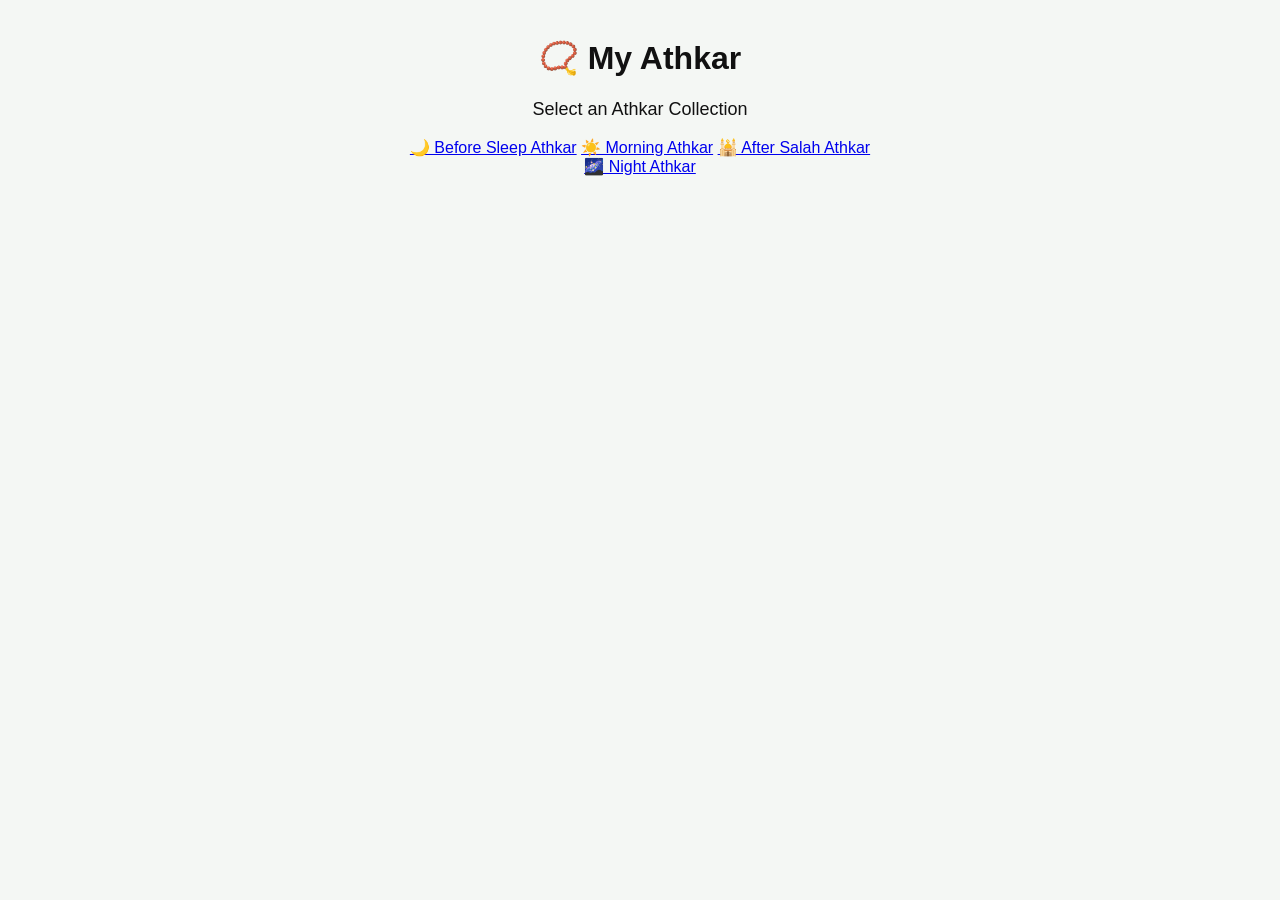
<file: index.html>
<!DOCTYPE html>
<html>
<head>
    <title>My Athkar</title>
    <link rel="stylesheet" href="style.css">
</head>
<body>

<h1>📿 My Athkar</h1>

<p style="direction:ltr; font-size:18px;">Select an Athkar Collection</p>

<a class="card" href="sleep.html">🌙 Before Sleep Athkar</a>
<a class="card" href="morning.html">☀️ Morning Athkar</a>
<a class="card" href="aftersalah.html">🕌 After Salah Athkar</a>
<a class="card" href="night.html">🌌 Night Athkar</a>

</body>
</html>
</file>
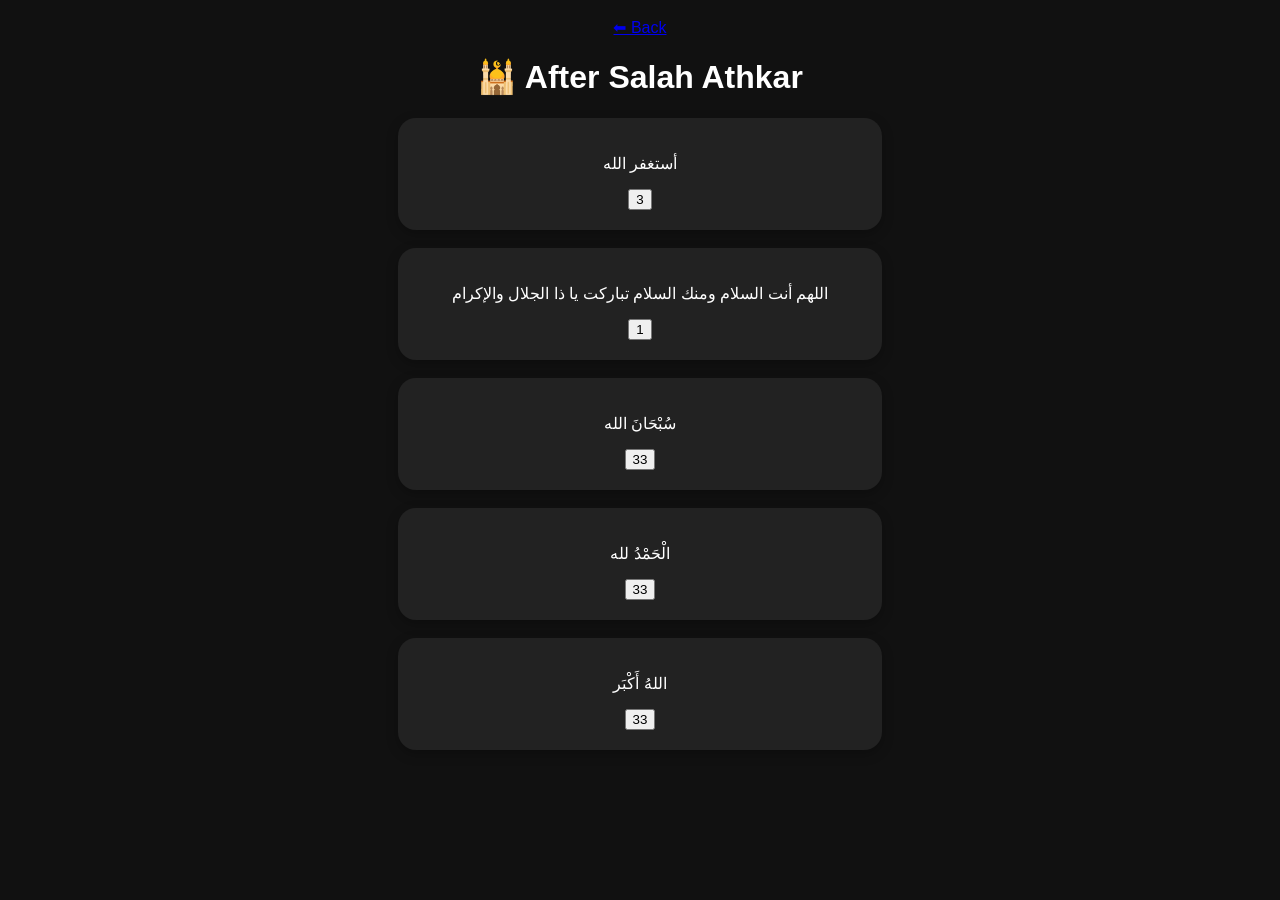
<file: aftersalah.html>
<!DOCTYPE html>
<html>
<head>
    <title>After Salah Athkar</title>
    <link rel="stylesheet" href="style.css">
    <script src="script.js"></script>
</head>
<body>

<a class="back" href="index.html">⬅ Back</a>

<h1>🕌 After Salah Athkar</h1>

<div class="athkar-box" onclick="countBox(this)">
    <p>أستغفر الله</p>
    <button>3</button>
</div>

<div class="athkar-box" onclick="countBox(this)">
    <p>اللهم أنت السلام ومنك السلام تباركت يا ذا الجلال والإكرام</p>
    <button>1</button>
</div>

<div class="athkar-box" onclick="countBox(this)">
    <p>سُبْحَانَ الله</p>
    <button>33</button>
</div>

<div class="athkar-box" onclick="countBox(this)">
    <p>الْحَمْدُ لله</p>
    <button>33</button>
</div>

<div class="athkar-box" onclick="countBox(this)">
    <p>اللهُ أَكْبَر</p>
    <button>33</button>
</div>

</body>
</html>
</file>
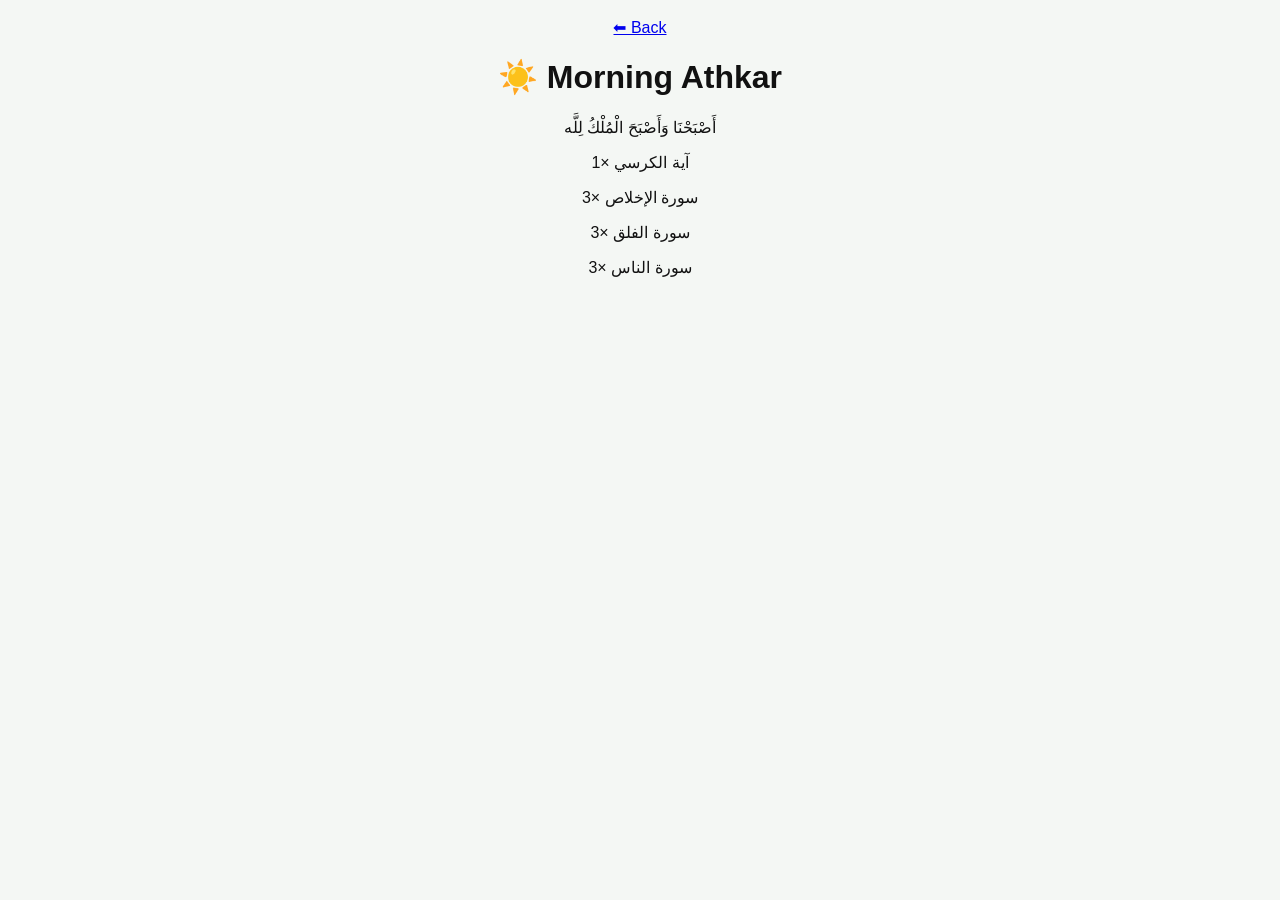
<file: morning.html>
<!DOCTYPE html>
<html>
<head>
    <title>Morning Athkar</title>
</head>
<body>

<a href="index.html">⬅ Back</a>

<h1>☀️ Morning Athkar</h1>

<p>أَصْبَحْنَا وَأَصْبَحَ الْمُلْكُ لِلَّه</p>
<p>آية الكرسي ×1</p>
<p>سورة الإخلاص ×3</p>
<p>سورة الفلق ×3</p>
<p>سورة الناس ×3</p>

</body>
</html>
<link rel="stylesheet" href="style.css">
</file>
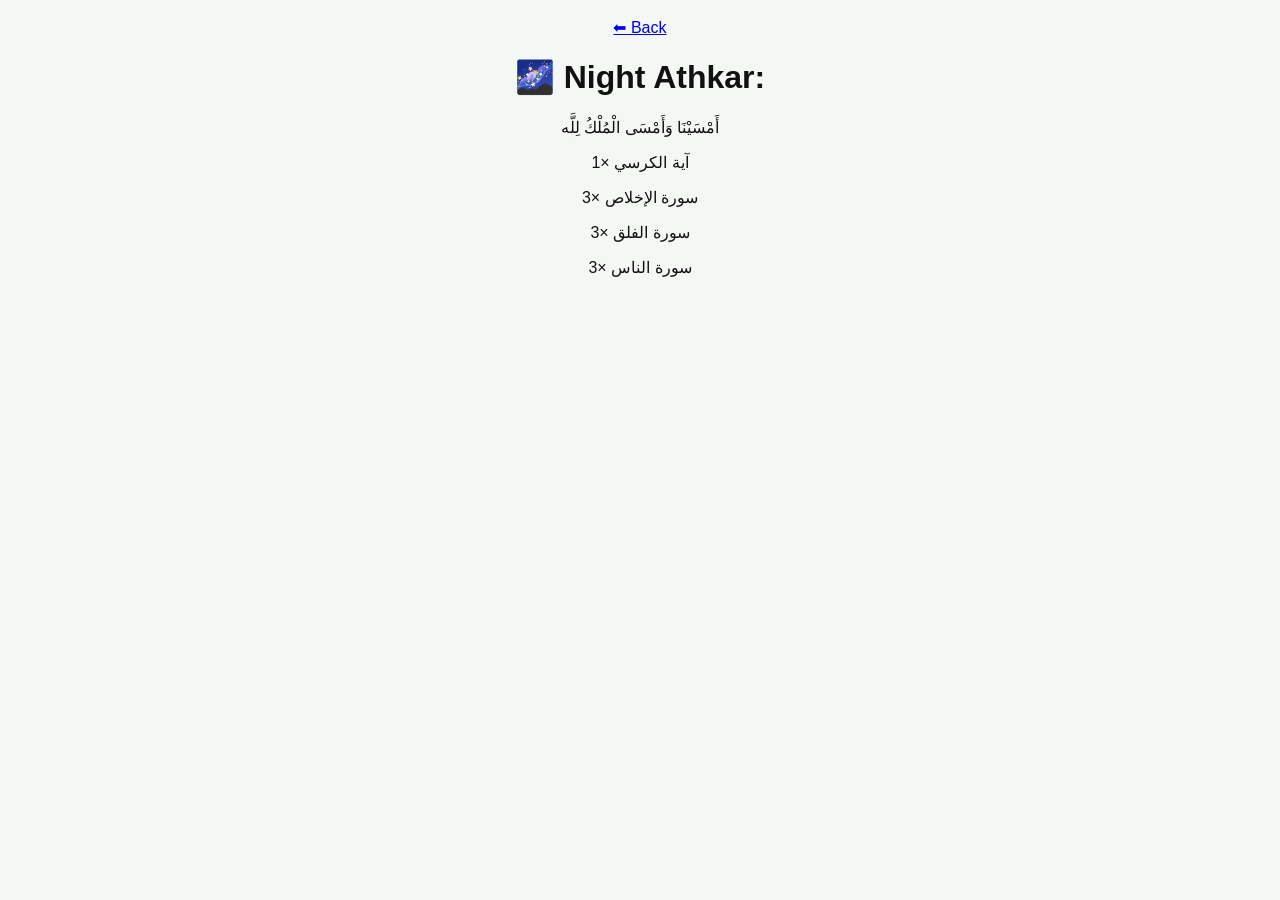
<file: night.html>
<!DOCTYPE html>
<html>
<head>
    <title>Night Athkar</title>
</head>
<body>

<a href="index.html">⬅ Back</a>

<h1>🌌 Night Athkar:</h1>

<p>أَمْسَيْنَا وَأَمْسَى الْمُلْكُ لِلَّه</p>
<p>آية الكرسي ×1</p>
<p>سورة الإخلاص ×3</p>
<p>سورة الفلق ×3</p>
<p>سورة الناس ×3</p>

</body>
</html>
<link rel="stylesheet" href="style.css">
</file>
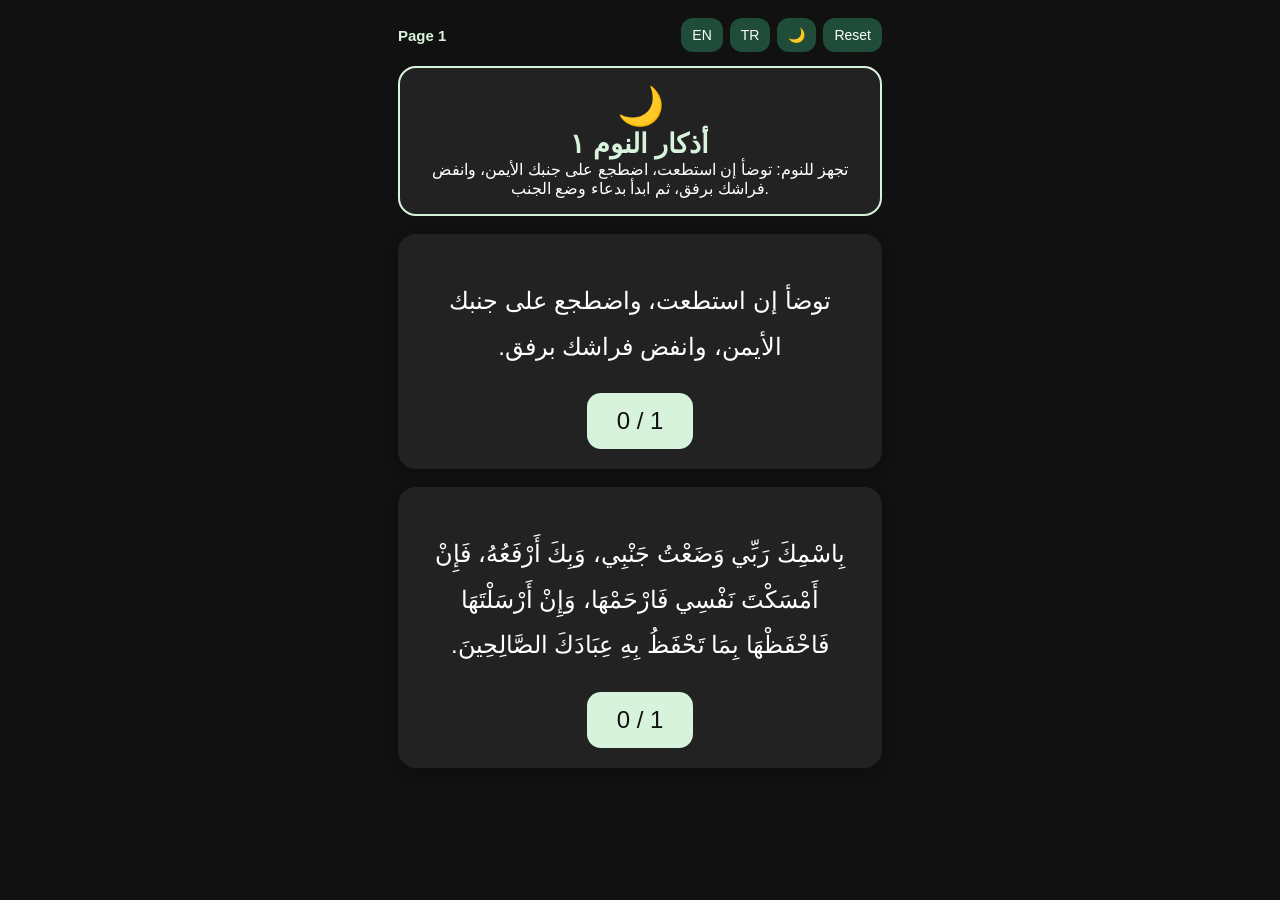
<file: sleep.html>
<!DOCTYPE html>
<html>
<head>
    <meta name="viewport" content="width=device-width, initial-scale=1.0">
    <title>Before Sleep Athkar 1</title>
    <link rel="stylesheet" href="style.css">
    <script src="script.js"></script>
</head>
<body>

<div class="top-bar">
    <div class="page-number">Page 1</div>
    <div class="toggles">
        <button class="corner-btn" onclick="toggleSetting('showEN')">EN</button>
        <button class="corner-btn" onclick="toggleSetting('showTR')">TR</button>
        <button class="corner-btn" onclick="toggleDark()">🌙</button>
        <button class="corner-btn" onclick="resetAll()">Reset</button>
    </div>
</div>

<div class="title-box">
    <div class="title-icon">🌙</div>
    <div class="page-title-ar">أذكار النوم ١</div>
    <div class="page-title-en translation">Before Sleep Athkar 1</div>
    <div class="page-instruction">تجهز للنوم: توضأ إن استطعت، اضطجع على جنبك الأيمن، وانفض فراشك برفق، ثم ابدأ بدعاء وضع الجنب.</div>
    <div class="page-instruction translation">Get ready for sleep: make wudu if you can, lie on your right side, dust your bed lightly, then begin with the bed dua.</div>
</div>

<div class="athkar-box" onclick="countBox(this)">
    <p class="arabic">توضأ إن استطعت، واضطجع على جنبك الأيمن، وانفض فراشك برفق.</p>
    <p class="translation">Make wudu if you can, lie on your right side, and dust your bed lightly.</p>
    <button class="counter" data-id="sleep-ready" data-current="0" data-total="1">0 / 1</button>
</div>

<div class="athkar-box" onclick="countBox(this)">
    <p class="arabic">بِاسْمِكَ رَبِّي وَضَعْتُ جَنْبِي، وَبِكَ أَرْفَعُهُ، فَإِنْ أَمْسَكْتَ نَفْسِي فَارْحَمْهَا، وَإِنْ أَرْسَلْتَهَا فَاحْفَظْهَا بِمَا تَحْفَظُ بِهِ عِبَادَكَ الصَّالِحِينَ.</p>
    <p class="transliteration">Bismika Rabbi wada'tu janbi, wa bika arfa'uhu, fa in amsakta nafsi farhamha, wa in arsaltaha fahfazha bima tahfazu bihi ibadaka as-salihin.</p>
    <p class="translation">In Your name, my Lord, I lay down my side, and by You I raise it. If You take my soul, have mercy on it, and if You return it, protect it with that by which You protect Your righteous servants.</p>
    <button class="counter" data-id="sleep-bed-dua" data-current="0" data-total="1">0 / 1</button>
</div>

<div class="bottom-nav">
    <a id="nextButton" class="next" href="sleep2.html">Next</a>
</div>

</body>
</html>
</file>
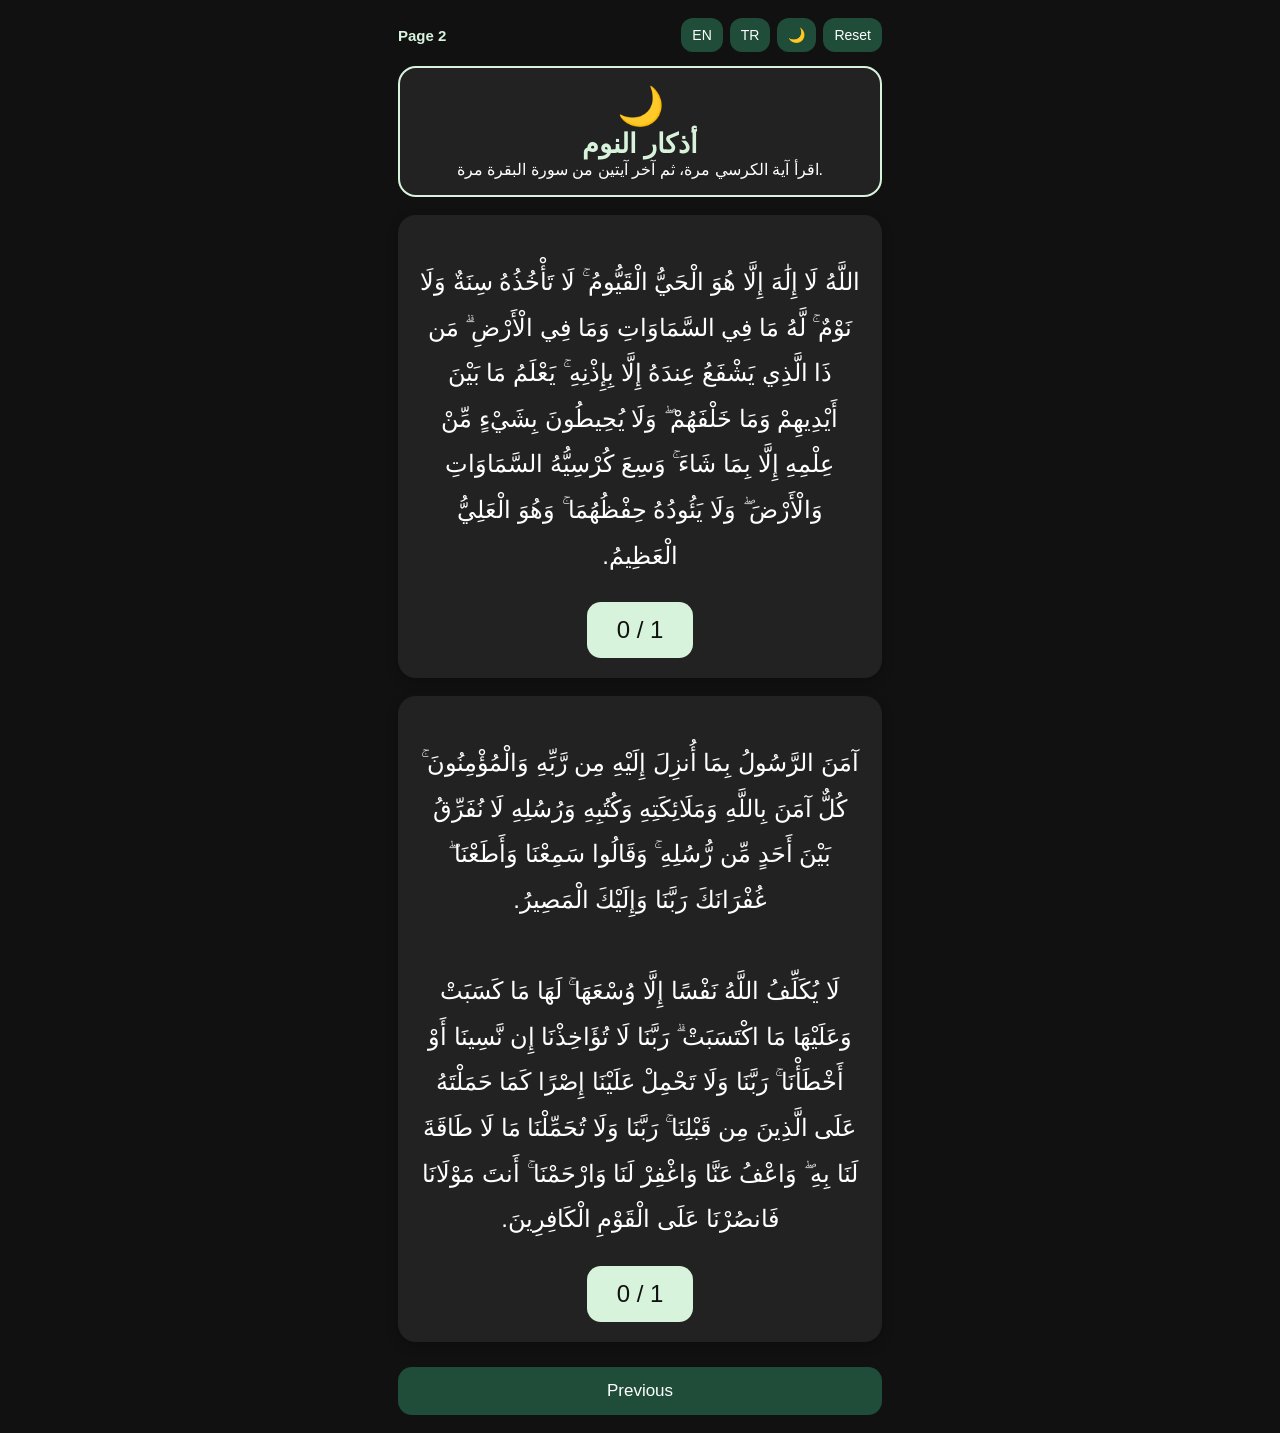
<file: sleep2.html>
<!DOCTYPE html>
<html>
<head>
    <meta name="viewport" content="width=device-width, initial-scale=1.0">
    <title>Before Sleep Athkar 2</title>
    <link rel="stylesheet" href="style.css">
    <script src="script.js"></script>
</head>
<body>

<div class="top-bar">
    <div class="page-number">Page 2</div>
    <div class="toggles">
        <button class="corner-btn" onclick="toggleSetting('showEN')">EN</button>
        <button class="corner-btn" onclick="toggleSetting('showTR')">TR</button>
        <button class="corner-btn" onclick="toggleDark()">🌙</button>
        <button class="corner-btn" onclick="resetAll()">Reset</button>
    </div>
</div>
<div class="title-box">
    <div class="title-icon">🌙</div>
    <div class="page-title-ar">أذكار النوم </div>
    <div class="page-title-en translation">Before Sleep Athkar 2</div>
    <div class="page-instruction">اقرأ آية الكرسي مرة، ثم آخر آيتين من سورة البقرة مرة.</div>
    <div class="page-instruction translation">Read Ayat Al-Kursi once, then the last two verses of Surah Al-Baqarah once.</div>
</div>

<div class="athkar-box" onclick="countBox(this)">
    <p class="arabic">اللَّهُ لَا إِلَٰهَ إِلَّا هُوَ الْحَيُّ الْقَيُّومُ ۚ لَا تَأْخُذُهُ سِنَةٌ وَلَا نَوْمٌ ۚ لَّهُ مَا فِي السَّمَاوَاتِ وَمَا فِي الْأَرْضِ ۗ مَن ذَا الَّذِي يَشْفَعُ عِندَهُ إِلَّا بِإِذْنِهِ ۚ يَعْلَمُ مَا بَيْنَ أَيْدِيهِمْ وَمَا خَلْفَهُمْ ۖ وَلَا يُحِيطُونَ بِشَيْءٍ مِّنْ عِلْمِهِ إِلَّا بِمَا شَاءَ ۚ وَسِعَ كُرْسِيُّهُ السَّمَاوَاتِ وَالْأَرْضَ ۖ وَلَا يَئُودُهُ حِفْظُهُمَا ۚ وَهُوَ الْعَلِيُّ الْعَظِيمُ.</p>
    <p class="transliteration">Allahu la ilaha illa Huwa, Al-Hayyul-Qayyum. La ta'khudhuhu sinatun wa la nawm. Lahu ma fis-samawati wa ma fil-ard. Man dhal-ladhi yashfa'u 'indahu illa bi-idhnih. Ya'lamu ma bayna aydihim wa ma khalfahum. Wa la yuhituna bi shay'in min 'ilmihi illa bima sha'. Wasi'a kursiyyuhus-samawati wal-ard. Wa la ya'uduhu hifzuhuma wa Huwal-'Aliyyul-'Azim.</p>
    <p class="translation">Allah — there is no deity except Him, the Ever-Living, the Sustainer of all existence. Neither drowsiness nor sleep overtakes Him. To Him belongs whatever is in the heavens and whatever is on the earth. Who can intercede with Him except by His permission? He knows what is before them and what is behind them, and they encompass nothing of His knowledge except what He wills. His Kursi extends over the heavens and the earth, and preserving them does not tire Him. He is the Most High, the Most Great.</p>
    <button class="counter" data-id="sleep-ayat-kursi" data-current="0" data-total="1">0 / 1</button>
</div>

<div class="athkar-box" onclick="countBox(this)">
    <p class="arabic">آمَنَ الرَّسُولُ بِمَا أُنزِلَ إِلَيْهِ مِن رَّبِّهِ وَالْمُؤْمِنُونَ ۚ كُلٌّ آمَنَ بِاللَّهِ وَمَلَائِكَتِهِ وَكُتُبِهِ وَرُسُلِهِ لَا نُفَرِّقُ بَيْنَ أَحَدٍ مِّن رُّسُلِهِ ۚ وَقَالُوا سَمِعْنَا وَأَطَعْنَا ۖ غُفْرَانَكَ رَبَّنَا وَإِلَيْكَ الْمَصِيرُ.<br><br>لَا يُكَلِّفُ اللَّهُ نَفْسًا إِلَّا وُسْعَهَا ۚ لَهَا مَا كَسَبَتْ وَعَلَيْهَا مَا اكْتَسَبَتْ ۗ رَبَّنَا لَا تُؤَاخِذْنَا إِن نَّسِينَا أَوْ أَخْطَأْنَا ۚ رَبَّنَا وَلَا تَحْمِلْ عَلَيْنَا إِصْرًا كَمَا حَمَلْتَهُ عَلَى الَّذِينَ مِن قَبْلِنَا ۚ رَبَّنَا وَلَا تُحَمِّلْنَا مَا لَا طَاقَةَ لَنَا بِهِ ۖ وَاعْفُ عَنَّا وَاغْفِرْ لَنَا وَارْحَمْنَا ۚ أَنتَ مَوْلَانَا فَانصُرْنَا عَلَى الْقَوْمِ الْكَافِرِينَ.</p>
    <p class="transliteration">Amana ar-rasulu bima unzila ilayhi min rabbihi wal-mu'minun. Kullun amana billahi wa mala'ikatihi wa kutubihi wa rusulih. La nufarriqu bayna ahadin min rusulih. Wa qalu sami'na wa ata'na, ghufranaka rabbana wa ilaykal-masir. La yukallifullahu nafsan illa wus'aha. Laha ma kasabat wa 'alayha maktasabat. Rabbana la tu'akhidhna in nasina aw akhta'na. Rabbana wa la tahmil 'alayna isran kama hamaltahu 'alal-ladhina min qablina. Rabbana wa la tuhammilna ma la taqata lana bih. Wa'fu 'anna, waghfir lana, warhamna. Anta mawlana fansurna 'alal-qawmil-kafirin.</p>
    <p class="translation">The Messenger has believed in what was revealed to him from his Lord, and so have the believers. All of them believe in Allah, His angels, His books, and His messengers, saying: We make no distinction between any of His messengers. They say: We hear and we obey. Grant us Your forgiveness, our Lord, and to You is the final return. Allah does not burden a soul beyond what it can bear. It will have what good it has earned, and it will bear what evil it has earned. Our Lord, do not punish us if we forget or make a mistake. Our Lord, do not place upon us a burden like the one You placed upon those before us. Our Lord, do not burden us with what we cannot bear. Pardon us, forgive us, and have mercy on us. You are our Protector, so help us against the disbelieving people.</p>
    <button class="counter" data-id="sleep-baqarah-last" data-current="0" data-total="1">0 / 1</button>
</div>

<div class="bottom-nav">
    <a class="prev" href="sleep.html">Previous</a>
    <a id="nextButton" class="next" href="sleep3.html">Next</a>
</div>

</body>
</html>
</file>
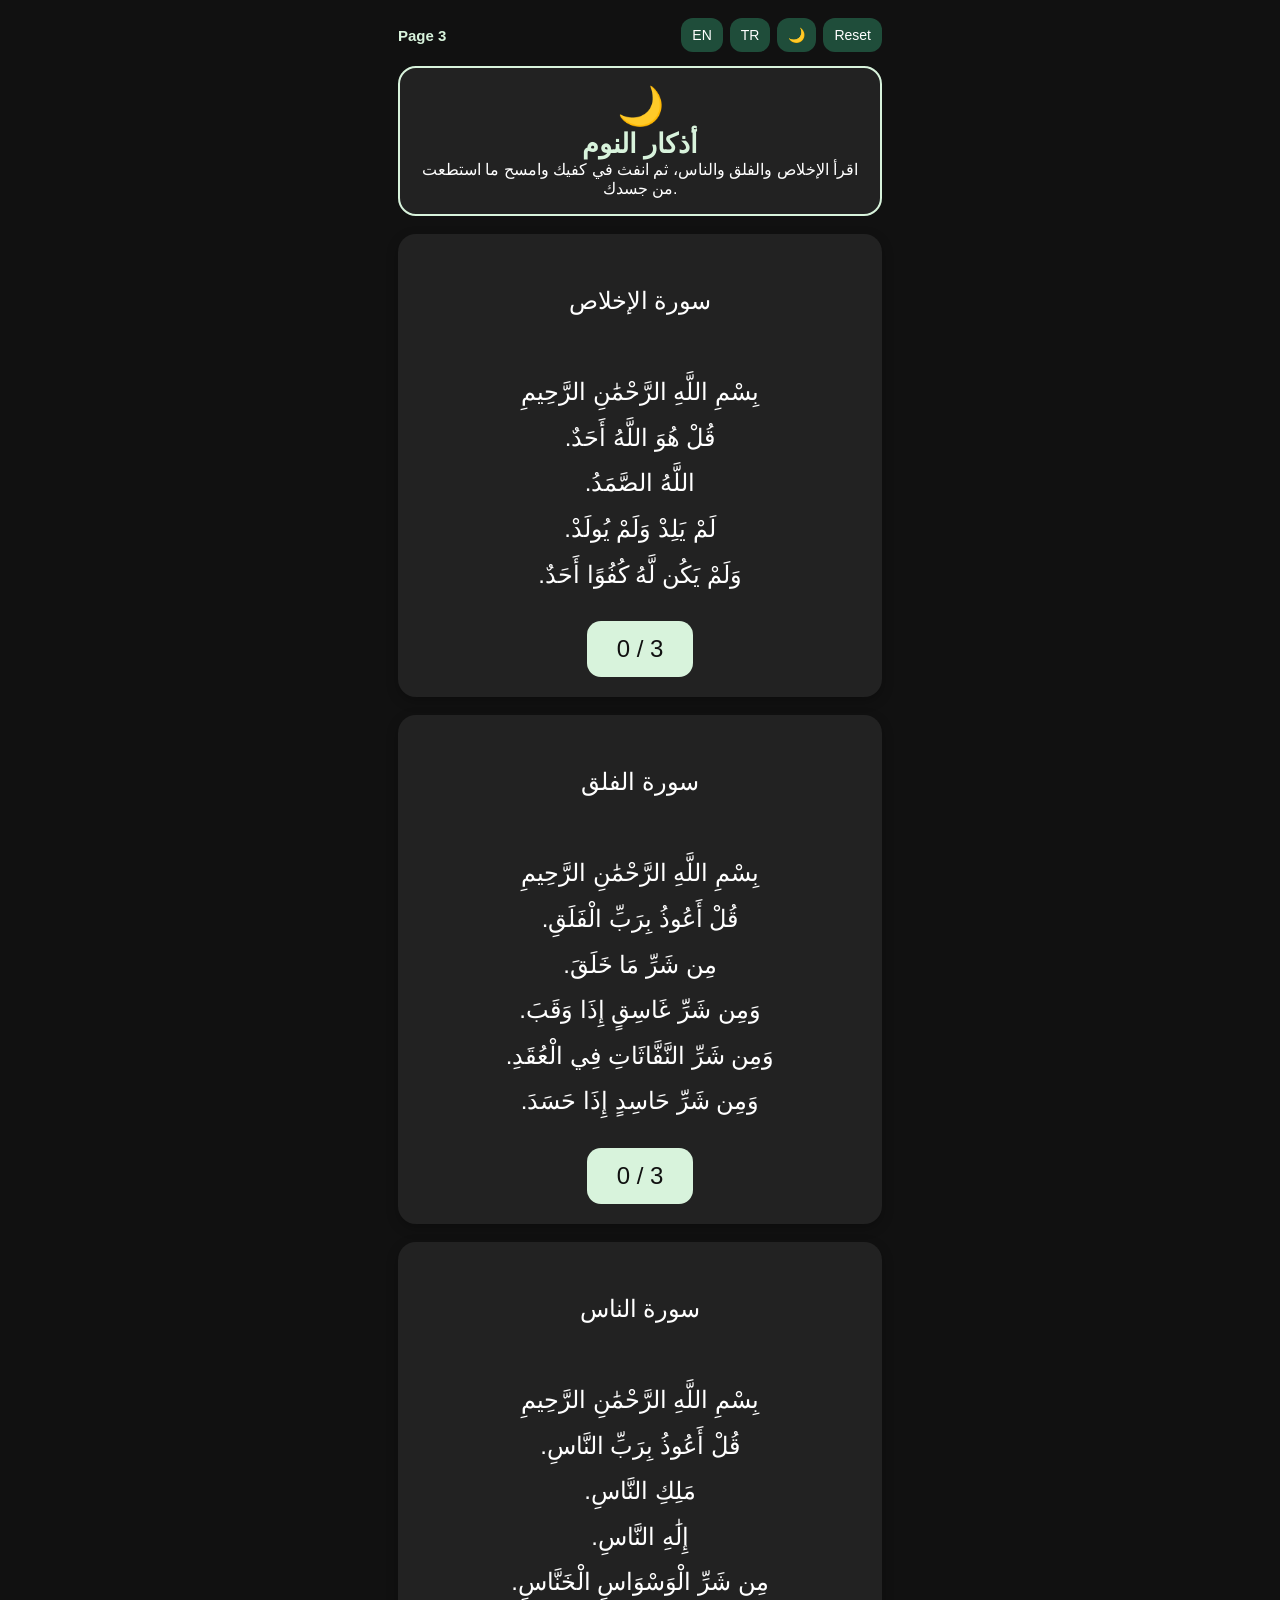
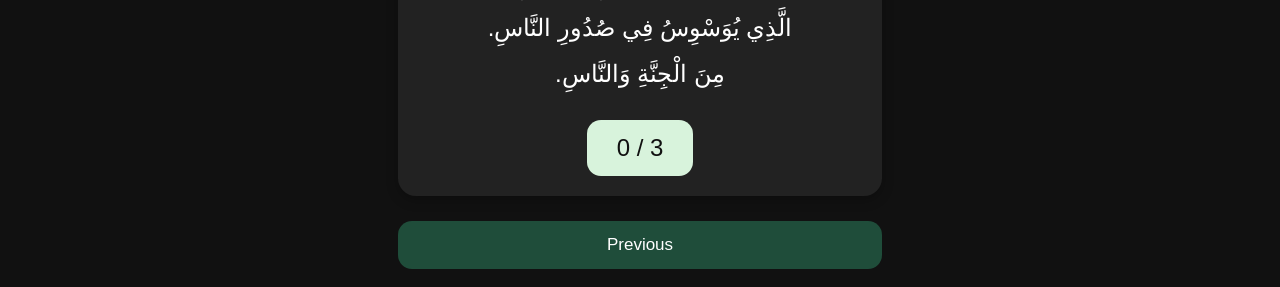
<file: sleep3.html>
<!DOCTYPE html>
<html>
<head>
    <meta name="viewport" content="width=device-width, initial-scale=1.0">
    <title>Before Sleep Athkar 3</title>
    <link rel="stylesheet" href="style.css">
    <script src="script.js"></script>
</head>
<body>

<div class="top-bar">
    <div class="page-number">Page 3</div>
    <div class="toggles">
        <button class="corner-btn" onclick="toggleSetting('showEN')">EN</button>
        <button class="corner-btn" onclick="toggleSetting('showTR')">TR</button>
        <button class="corner-btn" onclick="toggleDark()">🌙</button>
        <button class="corner-btn" onclick="resetAll()">Reset</button>
    </div>
</div>

<div class="title-box">
    <div class="title-icon">🌙</div>
    <div class="page-title-ar">أذكار النوم </div>
    <div class="page-title-en translation">Before Sleep Athkar 3</div>
    <div class="page-instruction">اقرأ الإخلاص والفلق والناس، ثم انفث في كفيك وامسح ما استطعت من جسدك.</div>
    <div class="page-instruction translation">Read Al-Ikhlas, Al-Falaq, and An-Nas, then blow lightly into your hands and wipe over your body.</div>
</div>

<div class="athkar-box" onclick="countBox(this)">
    <p class="arabic">سورة الإخلاص<br><br>بِسْمِ اللَّهِ الرَّحْمَٰنِ الرَّحِيمِ<br>قُلْ هُوَ اللَّهُ أَحَدٌ.<br>اللَّهُ الصَّمَدُ.<br>لَمْ يَلِدْ وَلَمْ يُولَدْ.<br>وَلَمْ يَكُن لَّهُ كُفُوًا أَحَدٌ.</p>
    <p class="transliteration">Bismillahir-Rahmanir-Rahim. Qul huwa Allahu ahad. Allahus-Samad. Lam yalid wa lam yulad. Wa lam yakun lahu kufuwan ahad.</p>
    <p class="translation">In the name of Allah, the Most Merciful, the Especially Merciful. Say: He is Allah, One. Allah, the Eternal Refuge. He neither begets nor is born. Nor is there to Him any equivalent.</p>
    <button class="counter" data-id="sleep-ikhlas" data-current="0" data-total="3">0 / 3</button>
</div>

<div class="athkar-box" onclick="countBox(this)">
    <p class="arabic">سورة الفلق<br><br>بِسْمِ اللَّهِ الرَّحْمَٰنِ الرَّحِيمِ<br>قُلْ أَعُوذُ بِرَبِّ الْفَلَقِ.<br>مِن شَرِّ مَا خَلَقَ.<br>وَمِن شَرِّ غَاسِقٍ إِذَا وَقَبَ.<br>وَمِن شَرِّ النَّفَّاثَاتِ فِي الْعُقَدِ.<br>وَمِن شَرِّ حَاسِدٍ إِذَا حَسَدَ.</p>
    <p class="transliteration">Bismillahir-Rahmanir-Rahim. Qul a'udhu bi rabbil-falaq. Min sharri ma khalaq. Wa min sharri ghasiqin idha waqab. Wa min sharrin-naffathati fil-'uqad. Wa min sharri hasidin idha hasad.</p>
    <p class="translation">In the name of Allah, the Most Merciful, the Especially Merciful. Say: I seek refuge in the Lord of daybreak, from the evil of what He created, from the evil of darkness when it settles, from the evil of those who blow on knots, and from the evil of an envier when he envies.</p>
    <button class="counter" data-id="sleep-falaq" data-current="0" data-total="3">0 / 3</button>
</div>

<div class="athkar-box" onclick="countBox(this)">
    <p class="arabic">سورة الناس<br><br>بِسْمِ اللَّهِ الرَّحْمَٰنِ الرَّحِيمِ<br>قُلْ أَعُوذُ بِرَبِّ النَّاسِ.<br>مَلِكِ النَّاسِ.<br>إِلَٰهِ النَّاسِ.<br>مِن شَرِّ الْوَسْوَاسِ الْخَنَّاسِ.<br>الَّذِي يُوَسْوِسُ فِي صُدُورِ النَّاسِ.<br>مِنَ الْجِنَّةِ وَالنَّاسِ.</p>
    <p class="transliteration">Bismillahir-Rahmanir-Rahim. Qul a'udhu bi rabbin-nas. Malikin-nas. Ilahin-nas. Min sharril-waswasil-khannas. Alladhi yuwaswisu fi sudurin-nas. Minal-jinnati wan-nas.</p>
    <p class="translation">In the name of Allah, the Most Merciful, the Especially Merciful. Say: I seek refuge in the Lord of mankind, the King of mankind, the God of mankind, from the evil of the retreating whisperer, who whispers in the hearts of mankind, from among jinn and mankind.</p>
    <button class="counter" data-id="sleep-nas" data-current="0" data-total="3">0 / 3</button>
</div>

<div class="bottom-nav">
    <a class="prev" href="sleep2.html">Previous</a>
    <a id="nextButton" class="next" href="sleep4.html">Next</a>
</div>

</body>
</html>
</file>
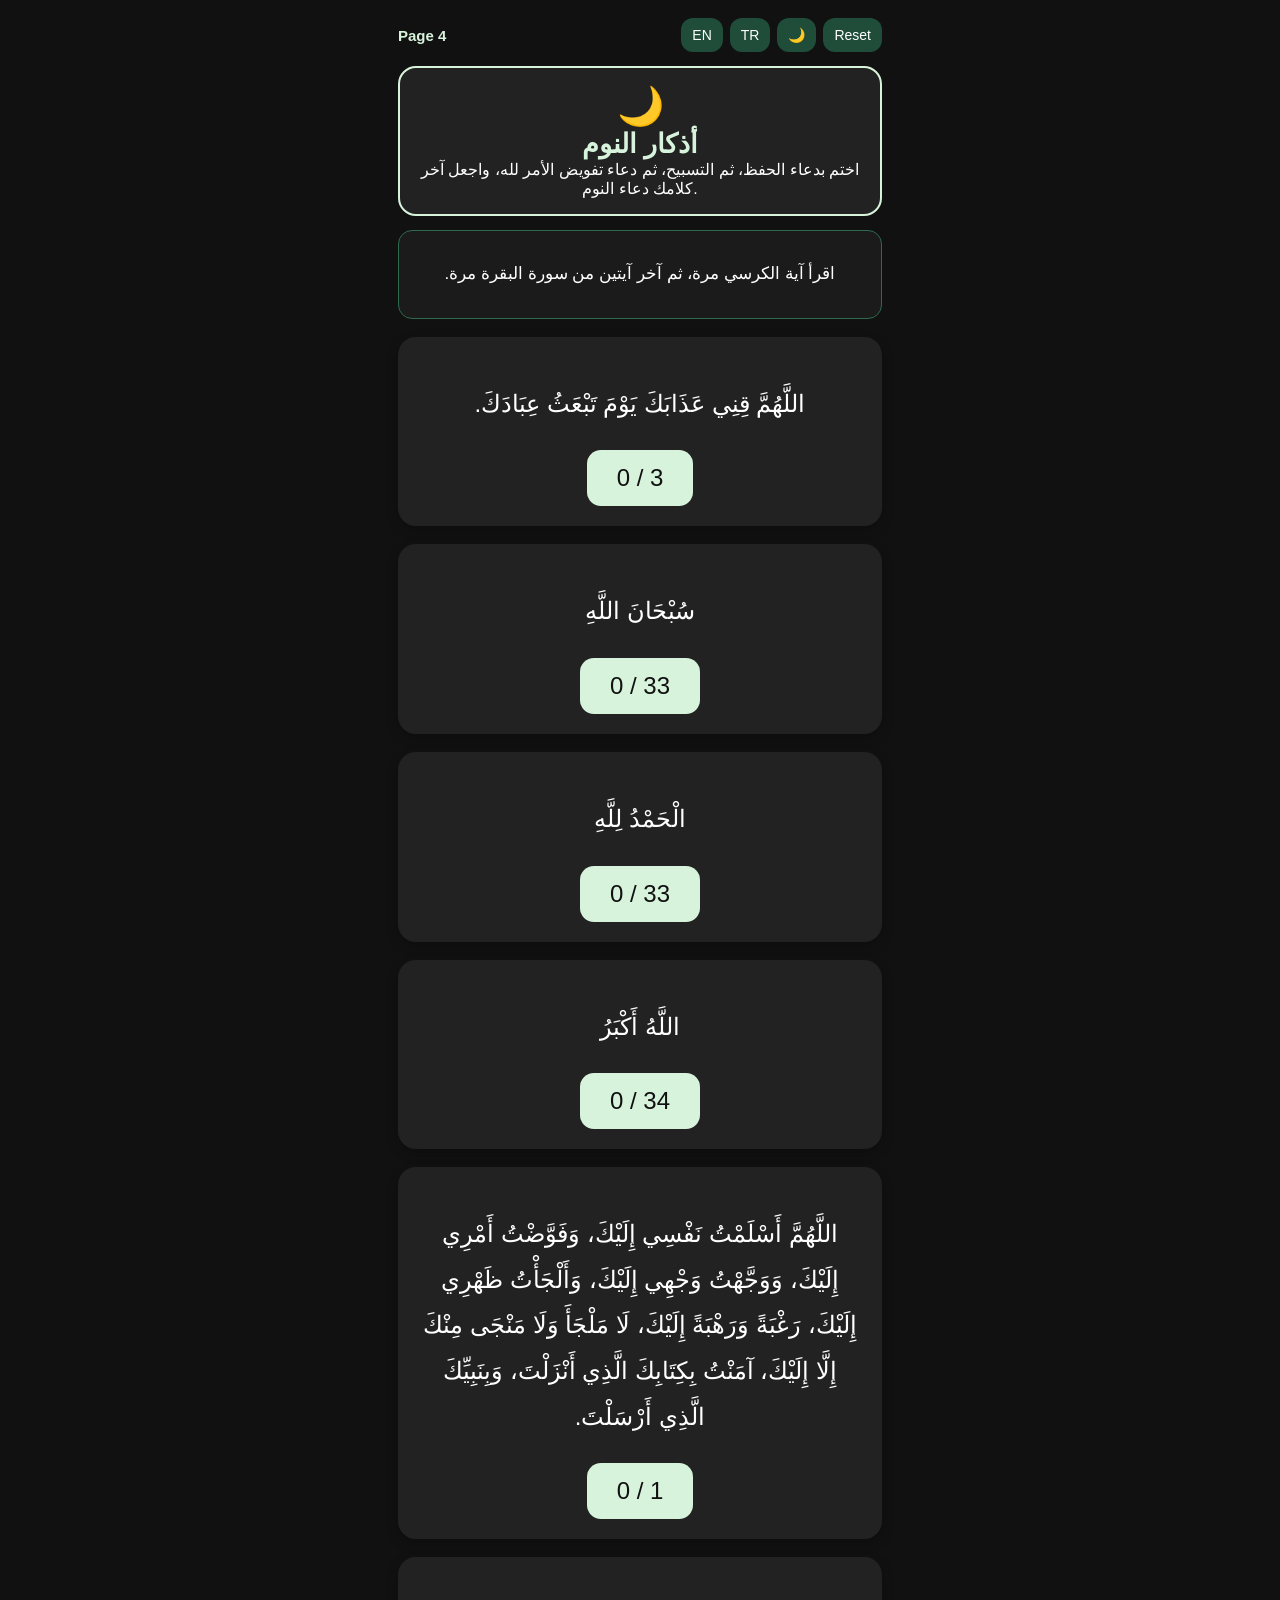
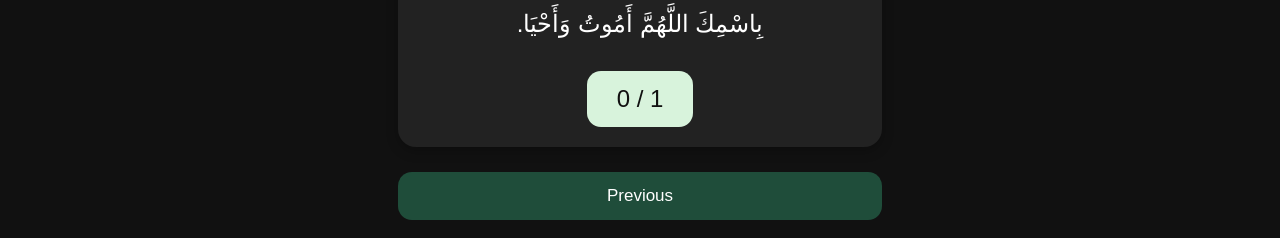
<file: sleep4.html>
<!DOCTYPE html>
<html>
<head>
    <meta name="viewport" content="width=device-width, initial-scale=1.0">
    <title>Before Sleep Athkar 4</title>
    <link rel="stylesheet" href="style.css">
    <script src="script.js"></script>
</head>
<body>

<div class="top-bar">
    <div class="page-number">Page 4</div>
    <div class="toggles">
        <button class="corner-btn" onclick="toggleSetting('showEN')">EN</button>
        <button class="corner-btn" onclick="toggleSetting('showTR')">TR</button>
        <button class="corner-btn" onclick="toggleDark()">🌙</button>
        <button class="corner-btn" onclick="resetAll()">Reset</button>
    </div>
</div>

<div class="title-box">
    <div class="title-icon">🌙</div>
    <div class="page-title-ar">أذكار النوم </div>
    <div class="page-title-en translation">Before Sleep Athkar 4</div>
    <div class="page-instruction">اختم بدعاء الحفظ، ثم التسبيح، ثم دعاء تفويض الأمر لله، واجعل آخر كلامك دعاء النوم.</div>
    <div class="page-instruction translation">End with the protection dua, then tasbeeh, then the final dua of entrusting yourself to Allah, and make the sleep dua your last words.</div>
</div>

<div class="instruction-box">
    <p class="arabic">اقرأ آية الكرسي مرة، ثم آخر آيتين من سورة البقرة مرة.</p>
    <p class="translation">Read Ayat Al-Kursi once, then the last two verses of Surah Al-Baqarah once.</p>
</div>

<div class="athkar-box" onclick="countBox(this)">
    <p class="arabic">اللَّهُمَّ قِنِي عَذَابَكَ يَوْمَ تَبْعَثُ عِبَادَكَ.</p>
    <p class="transliteration">Allahumma qini athabaka yawma tab'athu ibadak.</p>
    <p class="translation">O Allah, protect me from Your punishment on the Day You resurrect Your servants.</p>
    <button class="counter" data-id="sleep-protection-dua" data-current="0" data-total="3">0 / 3</button>
</div>

<div class="athkar-box" onclick="countBox(this)">
    <p class="arabic">سُبْحَانَ اللَّهِ</p>
    <p class="transliteration">SubhanAllah</p>
    <p class="translation">Glory be to Allah.</p>
    <button class="counter" data-id="sleep-subhanallah" data-current="0" data-total="33">0 / 33</button>
</div>

<div class="athkar-box" onclick="countBox(this)">
    <p class="arabic">الْحَمْدُ لِلَّهِ</p>
    <p class="transliteration">Alhamdulillah</p>
    <p class="translation">All praise is for Allah.</p>
    <button class="counter" data-id="sleep-alhamdulillah" data-current="0" data-total="33">0 / 33</button>
</div>

<div class="athkar-box" onclick="countBox(this)">
    <p class="arabic">اللَّهُ أَكْبَرُ</p>
    <p class="transliteration">Allahu Akbar</p>
    <p class="translation">Allah is the Greatest.</p>
    <button class="counter" data-id="sleep-allahuakbar" data-current="0" data-total="34">0 / 34</button>
</div>

<div class="athkar-box" onclick="countBox(this)">
    <p class="arabic">اللَّهُمَّ أَسْلَمْتُ نَفْسِي إِلَيْكَ، وَفَوَّضْتُ أَمْرِي إِلَيْكَ، وَوَجَّهْتُ وَجْهِي إِلَيْكَ، وَأَلْجَأْتُ ظَهْرِي إِلَيْكَ، رَغْبَةً وَرَهْبَةً إِلَيْكَ، لَا مَلْجَأَ وَلَا مَنْجَى مِنْكَ إِلَّا إِلَيْكَ، آمَنْتُ بِكِتَابِكَ الَّذِي أَنْزَلْتَ، وَبِنَبِيِّكَ الَّذِي أَرْسَلْتَ.</p>
    <p class="transliteration">Allahumma aslamtu nafsi ilayk, wa fawwadtu amri ilayk, wa wajjahtu wajhi ilayk, wa alja'tu zahri ilayk, raghbatan wa rahbatan ilayk, la malja'a wa la manja minka illa ilayk, amantu bikitabika alladhi anzalt, wa binabiyyika alladhi arsalt.</p>
    <p class="translation">O Allah, I submit myself to You, I entrust my affairs to You, I turn my face to You, and I rely upon You, hoping in You and fearing You. There is no refuge and no escape from You except to You. I believe in Your Book which You revealed and in Your Prophet whom You sent.</p>
    <button class="counter" data-id="sleep-final-dua" data-current="0" data-total="1">0 / 1</button>
</div>

<div class="athkar-box" onclick="countBox(this)">
    <p class="arabic">بِاسْمِكَ اللَّهُمَّ أَمُوتُ وَأَحْيَا.</p>
    <p class="transliteration">Bismika Allahumma amootu wa ahya.</p>
    <p class="translation">In Your name, O Allah, I die and I live.</p>
    <button class="counter" data-id="sleep-last-words" data-current="0" data-total="1">0 / 1</button>
</div>

<div class="bottom-nav">
    <a class="prev" href="sleep3.html">Previous</a>
    <a id="nextButton" class="next" href="sleep.html">Finish</a>
</div>

</body>
</html>
</file>
<file: style.css>
* {
    box-sizing: border-box;
}

html, body {
    width: 100%;
    overflow-x: hidden;
}

body {
    font-family: Arial, sans-serif;
    max-width: 520px;
    margin: auto;
    padding: 18px;
    background: #111;
    color: white;
    text-align: center;
}

.top-bar {
    display: flex;
    justify-content: space-between;
    align-items: center;
    margin-bottom: 14px;
}

.page-number {
    font-size: 15px;
    color: #d8f3dc;
    font-weight: bold;
}

.toggles {
    display: flex;
    gap: 7px;
    flex-wrap: wrap;
    justify-content: flex-end;
}

.corner-btn {
    background: #1f4d3a;
    color: white;
    padding: 9px 11px;
    border-radius: 12px;
    font-size: 14px;
    border: none;
}

.title-box {
    background: #222;
    border: 2px solid #d8f3dc;
    border-radius: 18px;
    padding: 16px;
    margin-bottom: 14px;
}

.title-icon {
    font-size: 38px;
}

.page-title-ar {
    direction: rtl;
    font-size: 27px;
    color: #d8f3dc;
    font-weight: bold;
}

.page-title-en {
    font-size: 18px;
    color: #ccc;
    margin-top: 6px;
}

.instruction-box {
    background: #1b1b1b;
    border: 1px solid #2d6a4f;
    border-radius: 14px;
    padding: 12px;
    margin-bottom: 18px;
}

.instruction-box .arabic {
    font-size: 17px;
    line-height: 1.7;
}

.instruction-box .translation {
    font-size: 15px;
}

.athkar-box {
    width: 100%;
    background: #222;
    padding: 20px;
    margin: 18px 0;
    border-radius: 18px;
    box-shadow: 0 4px 12px rgba(0,0,0,0.25);
    overflow-wrap: break-word;
}

.arabic {
    direction: rtl;
    text-align: center;
    font-size: 24px;
    line-height: 1.9;
}

.transliteration,
.translation {
    direction: ltr;
    text-align: center;
    font-size: 18px;
    line-height: 1.6;
    color: #ccc;
}

.hidden {
    display: none;
}

button.counter {
    font-size: 24px;
    padding: 14px 30px;
    border: none;
    border-radius: 14px;
    background: #d8f3dc;
    color: #111;
    cursor: pointer;
}

.done {
    background: #77dd77;
    color: #111;
}

.bottom-nav {
    display: flex;
    justify-content: space-between;
    gap: 12px;
    margin-top: 25px;
}

.prev,
.next {
    flex: 1;
    background: #1f4d3a;
    color: white;
    padding: 14px;
    border-radius: 14px;
    text-decoration: none;
    font-size: 17px;
}

.next {
    display: none;
}

body:not(.dark) {
    background: #f4f7f4;
    color: #111;
}

body:not(.dark) .title-box,
body:not(.dark) .athkar-box {
    background: white;
}

body:not(.dark) .instruction-box {
    background: #eef7ef;
}

body:not(.dark) .page-title-ar {
    color: #1f4d3a;
}

body:not(.dark) .translation,
body:not(.dark) .transliteration {
    color: #555;
}

body:not(.dark) .page-number {
    color: #1f4d3a;
}
</file>
